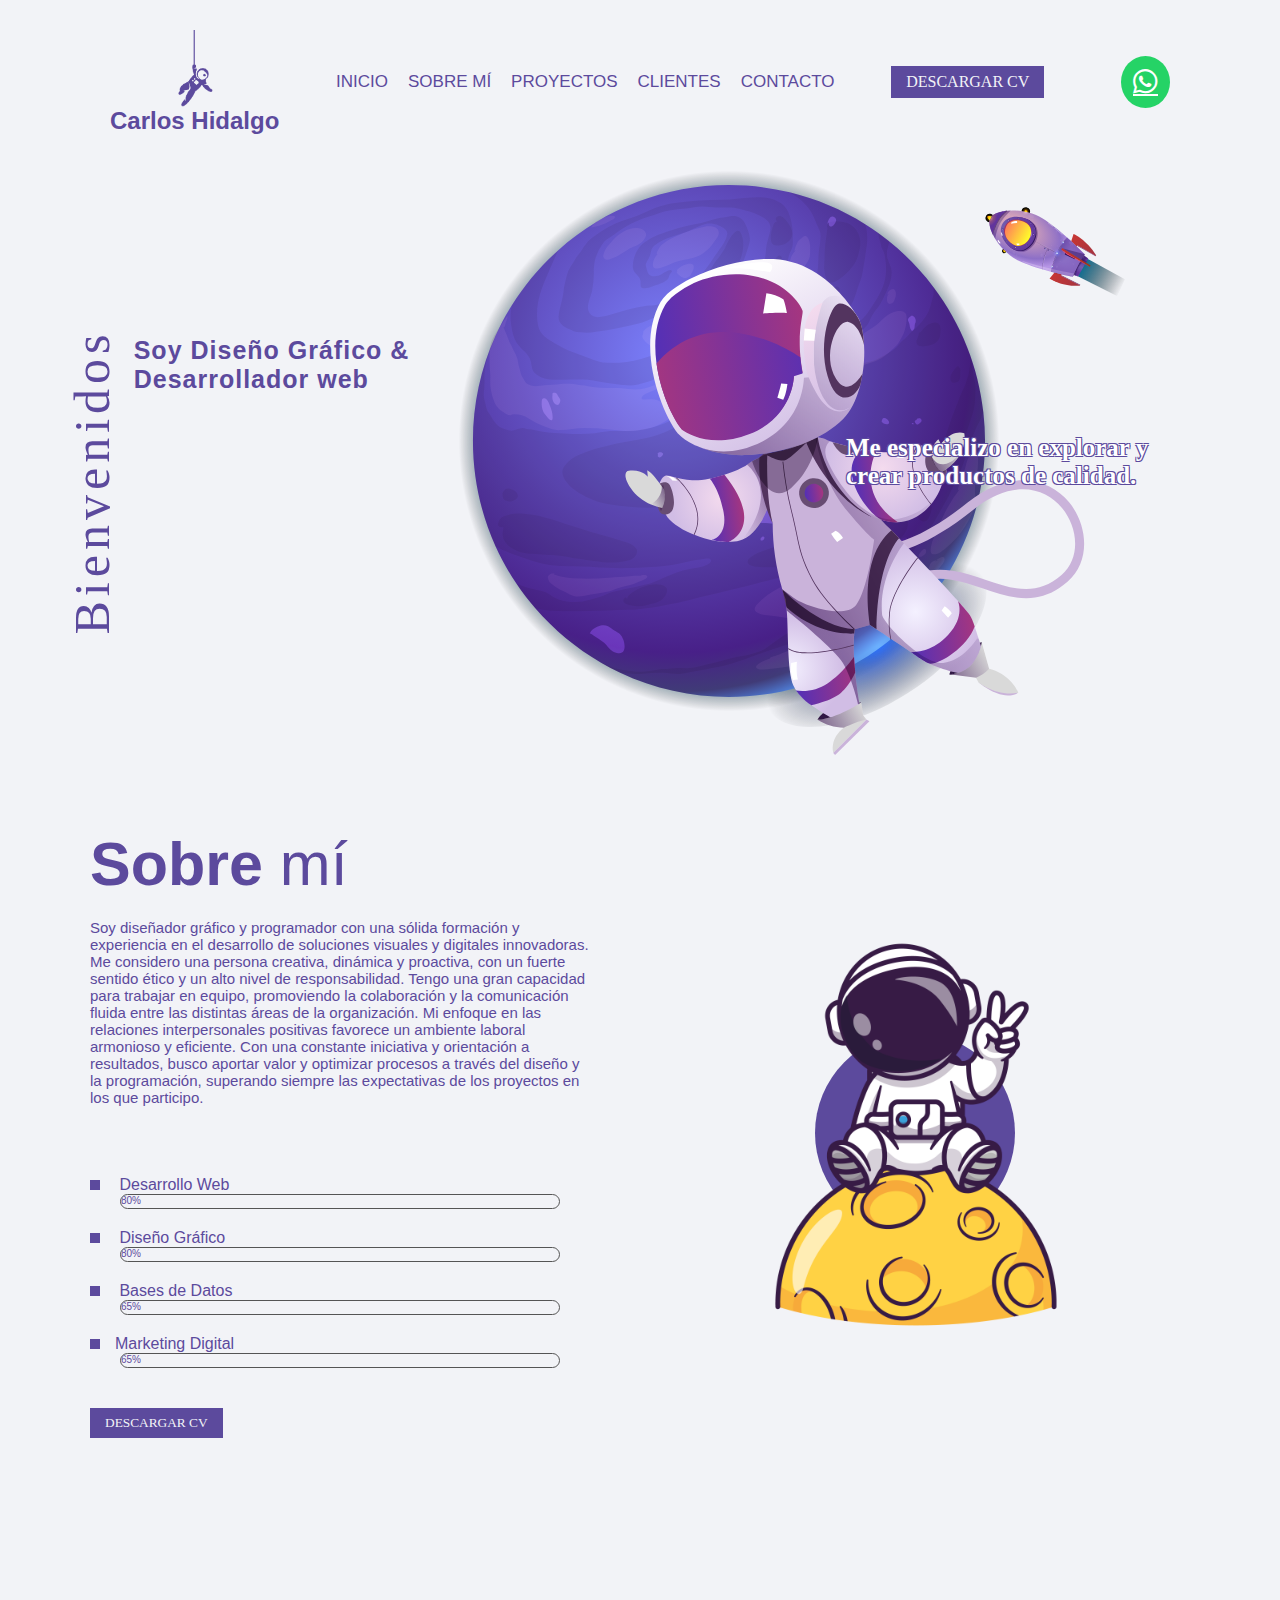
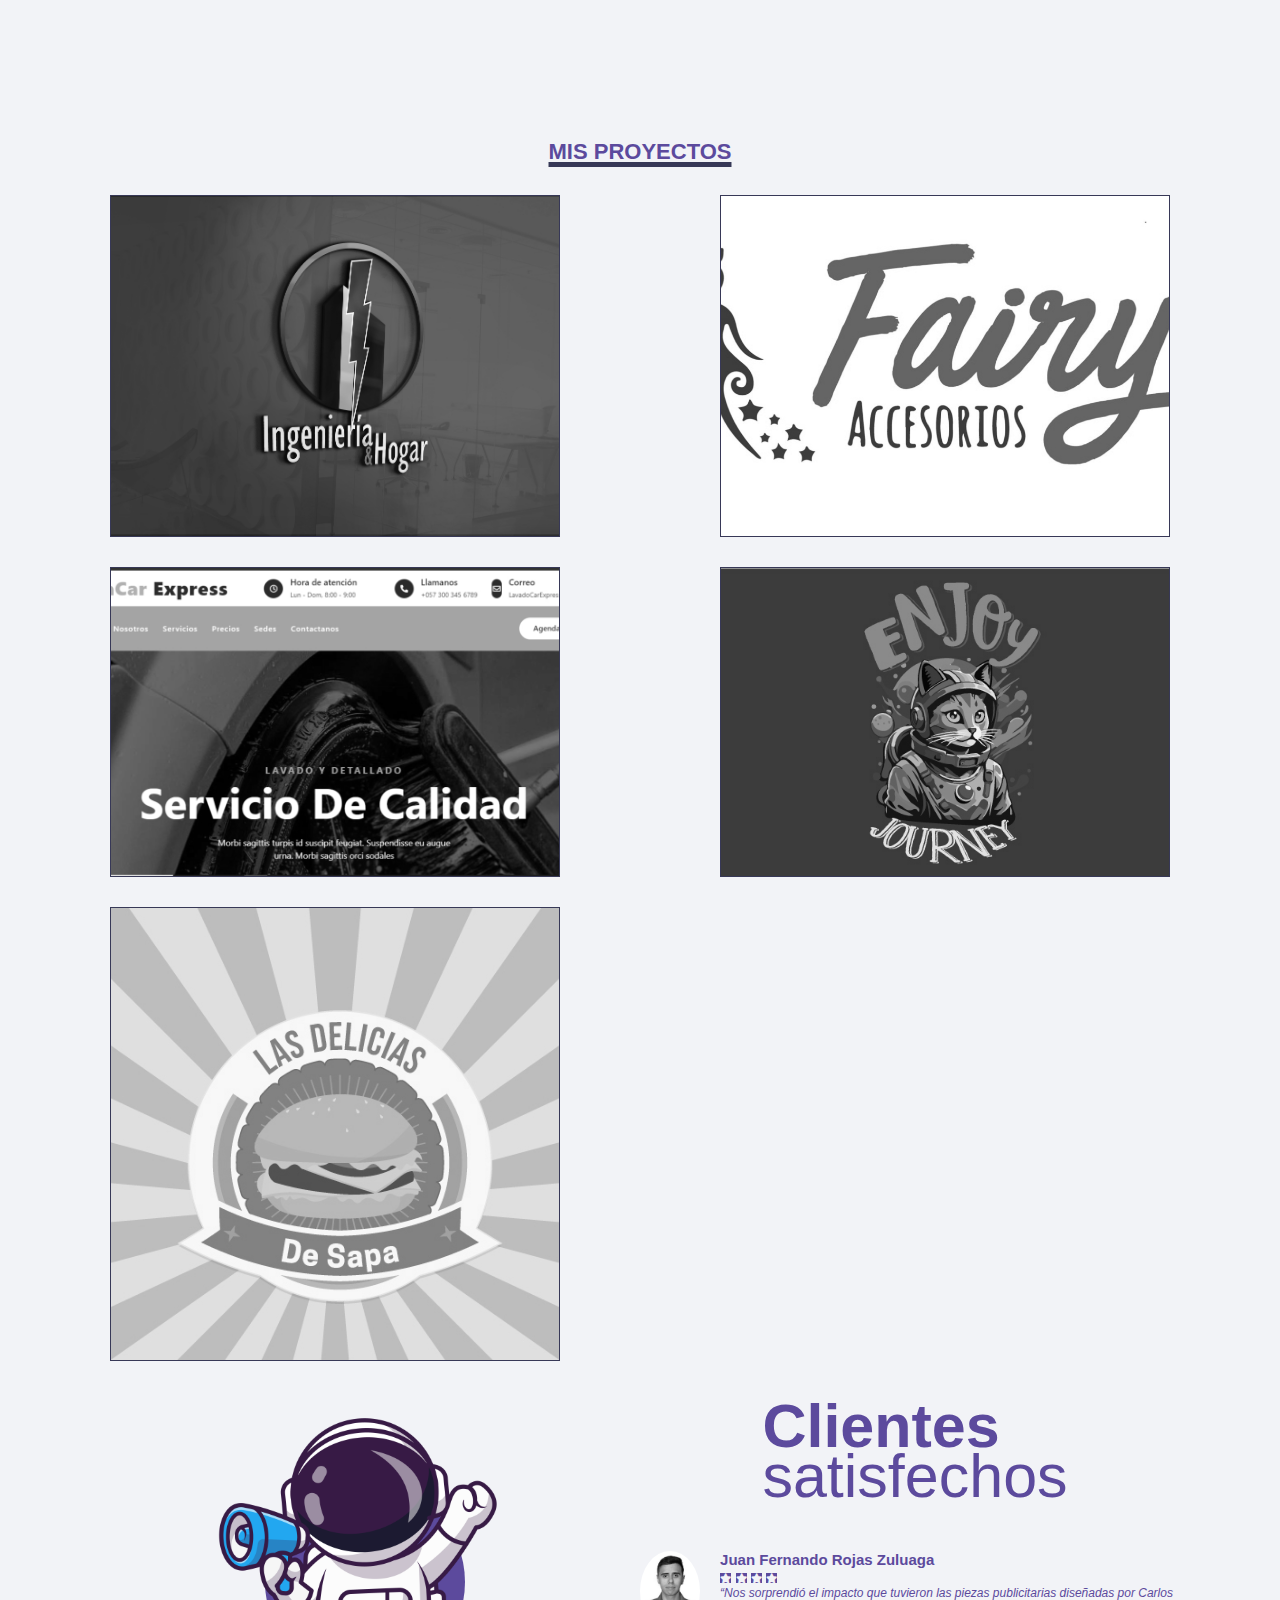
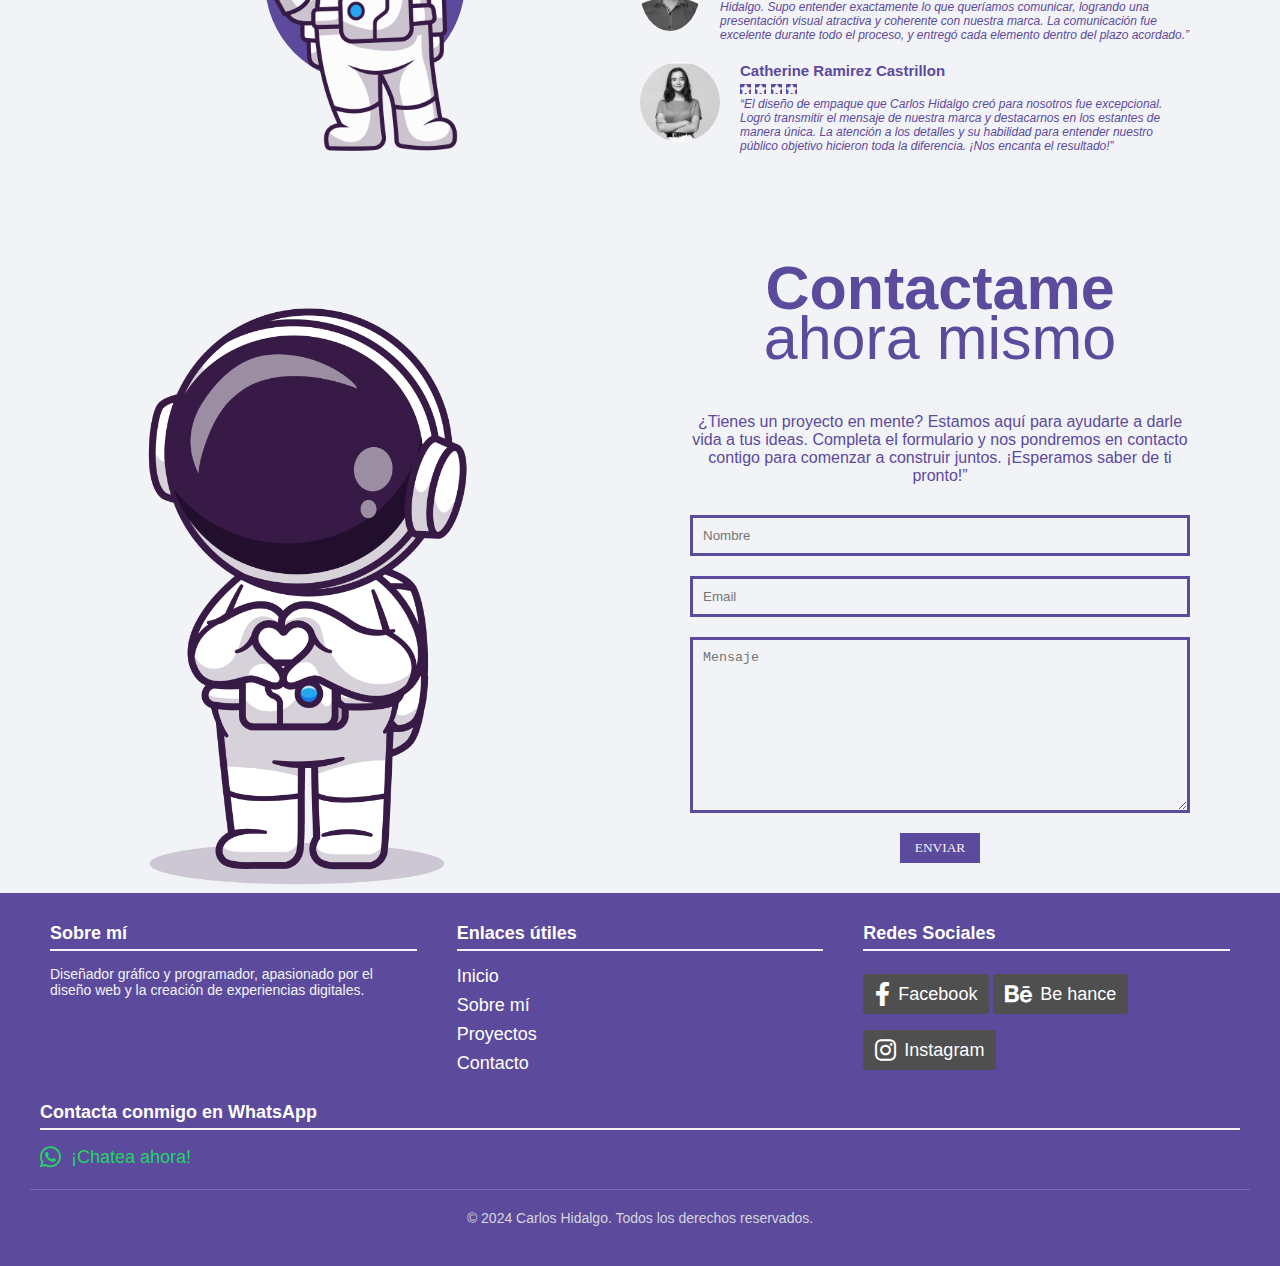
<file: Index.html>
<!DOCTYPE html>
<html lang="es">

<head>
    <meta charset="UTF-8">
    <meta name="viewport" content="width=device-width, initial-scale=1.0">
    <link rel="stylesheet" href="https://cdnjs.cloudflare.com/ajax/libs/font-awesome/6.4.2/css/all.min.css"
        integrity="sha512-z3gLpd7yknf1YoNbCzqRKc4qyor8gaKU1qmn+CShxbuBusANI9QpRohGBreCFkKxLhei6S9CQXFEbbKuqLg0DA=="
        crossorigin="anonymous" referrerpolicy="no-referrer" />
    <link rel="stylesheet" href="estilo.css">
    <link rel="stylesheet" href="https://cdnjs.cloudflare.com/ajax/libs/animate.css/4.1.1/animate.min.css" />
    <link rel="stylesheet" href="https://cdnjs.cloudflare.com/ajax/libs/font-awesome/6.0.0-beta3/css/all.min.css">
    <title>Portafolio</title>
</head>

<body>
    <!-- encabezado -->
  
    <header>
        <!-- Contenedor para logo y nombre -->
        <div class="logo-container">
            <a href="#inicio">
                <img src="img/logo.png" class="logo" alt="Logo de Carlos Hidalgo">
            </a>
            <h1>Carlos Hidalgo</h1>
        </div>
    
        <!-- Menú de navegación -->
        <nav id="nav">
            <ul>
                <li><a href="#inicio" onclick="abrirCerrarMenu()">Inicio</a></li>
                <li><a href="#sobremi" onclick="abrirCerrarMenu()">Sobre mí</a></li>
                <li><a href="#portfolio" onclick="abrirCerrarMenu()">Proyectos</a></li>
                <li><a href="#clientes" onclick="abrirCerrarMenu()">Clientes</a></li>
                <li><a href="#contacto" onclick="abrirCerrarMenu()">Contacto</a></li>
            </ul>
        </nav>
    
        <!-- Botón para descargar CV -->
        <a href="PDF/hoja de vida Carlos Hidalgo.pdf" download>
            <button class="btn-primary">Descargar CV</button>
        </a>
    
        <!-- Icono de WhatsApp -->
        <a href="https://wa.me/3105052637?text=¡Hola,%20me%20interesa%20contactarte!" target="_blank" class="whatsapp-icon">
            <i class="fab fa-whatsapp"></i>
        </a>
    </header>
    <!-- sección inicio -->
    <section id="inicio">
        <div class="contenido">
            <div class="fila">
                <div class="col">
                    <div class="ui">


                        <span class="circulo"></span>

                    </div>
                    <div class="info">
                        <h2>Soy Diseño Gráfico & <br> Desarrollador web</h2>
                    </div>
                    <div class="vertical txt">
                        Bienvenidos
                    </div>
                </div>
                <div class="col">
                    <div class="circulo-principal anim1"></div>
                    <img src="img/header-img.svg" alt="" class="anim2">
                </div>
                <div class="col derecha">
                    <h3>Me especializo en explorar y crear productos de calidad.</h3>



                </div>
            </div>
        </div>
    </section>

    <!-- sección sobre mi -->
    <section id="sobremi">
        <div class="contenido">
            <div class="fila">
                <div class="col">
                    <h2 class="titulo-seccion">Sobre <span class="resaltado">mí</span></h2>
                    <p>Soy diseñador gráfico y programador con una sólida formación y experiencia en el desarrollo de
                        soluciones visuales y digitales innovadoras. Me considero una persona creativa, dinámica y
                        proactiva, con un fuerte sentido ético y un alto nivel de responsabilidad. Tengo una gran
                        capacidad para trabajar en equipo, promoviendo la colaboración y la comunicación fluida entre
                        las distintas áreas de la organización. Mi enfoque en las relaciones interpersonales positivas
                        favorece un ambiente laboral armonioso y eficiente. Con una constante iniciativa y orientación a
                        resultados, busco aportar valor y optimizar procesos a través del diseño y la programación,
                        superando siempre las expectativas de los proyectos en los que participo.

                    </p>

                    <div class="skills">
                        <p> <span class="punto"></span> Desarrollo Web</p>
                        <div class="barra-skill">
                            <div class="progreso" id="dw">
                                <span>80%</span>
                            </div>
                        </div>

                        <p> <span class="punto"></span> Diseño Gráfico</p>
                        <div class="barra-skill">
                            <div class="progreso" id="dg">
                                <span>80%</span>
                            </div>
                        </div>

                        <p> <span class="punto"></span> Bases de Datos</p>
                        <div class="barra-skill">
                            <div class="progreso" id="bd">
                                <span>65%</span>
                            </div>
                        </div>

                        <p> <span class="punto"></span>Marketing Digital</p>
                        <div class="barra-skill">
                            <div class="progreso" id="md">
                                <span>65%</span>
                            </div>
                        </div>
                    </div>

                    <a href="PDF/hoja de vida Carlos Hidalgo.pdf" download>
                        <button class="btn-primary">Descargar CV</button>
                    </a>
                </div>
                <div class="col">
                    <div class="circulo-principal"></div>
                    <img src="img/autronauta2.png" alt="">
                </div>
            </div>
        </div>
    </section>

    <!-- SECCION PORTAFOLIO -->
    <section id="portfolio">
        <h2 class="titulo-seccion">Mis proyectos</h2>

        <div class="fila">
            <div class="proyecto">
                <div class="overlay"></div>
                <a href="proyecto1.html" target="_blank">
                    <img src="img/proyecto1.jpg" alt="Ingeniería & Hogar">
                </a>
                <div class="info">
                    <h4>Ingeniería & Hogar</h4>
                    <p>Diseño web & Publicitario</p>
                </div>
            </div>

            <div class="proyecto">
                <div class="overlay"></div>
                <a href="proyecto2.html" target="_blank">
                    <img src="img/proyecto2.jpg" alt="FairyAccesorios">
                </a>
                <div class="info">
                    <h4>FairyAccesorios</h4>
                    <p>Diseño publicitario</p>
                </div>
            </div>
        </div>

        <div class="fila">
            <div class="proyecto">
                <div class="overlay"></div>
                <a href="proyecto3.html" target="_blank">
                    <img src="img/proyecto3.jpg" alt="LavaCarExpress">
                </a>
                <div class="info">
                    <h4>LavaCarExpress</h4>
                    <p>Diseño Web</p>
                </div>
            </div>

            <div class="proyecto">
                <div class="overlay"></div>
                <a href="proyecto4.html" target="_blank">
                    <img src="img/proyecto4.jpg" alt="Ilustraciones">
                </a>
                <div class="info">
                    <h4>Ilustraciones</h4>
                    <p>Diseños para Estampados</p>
                </div>
            </div>
        </div>

        <!-- Nueva fila para el último proyecto -->
        <div class="fila">
            <div class="proyecto">
                <div class="overlay"></div>
                <a href="proyecto5.html" target="_blank">
                    <img src="img/proyecto5.jpg" alt="Comidas Rápidas - Las delicias de Sapa">
                </a>
                <div class="info">
                    <h4>Comidas Rápidas - Las delicias de Sapa</h4>
                    <p>Diseños digitales</p>
                </div>
            </div>
        </div>
    </section>





    </section>

    <!-- numeros 
    <section id="numeros">
        <div class="contenido">
            <div class="fila">
                <div class="col">
                    <span class="mas">+</span>
                    <div class="num" id="contProyectos">0</div>
                    <div class="texto">
                        <strong>PROYECTOS</strong> <br>TERMINADOS
                    </div>
                </div>
                <div class="col">
                    <span class="mas">+</span>
                    <div class="num" id="contClientes">0</div>
                    <div class="texto">
                        <strong>CLIENTES</strong> <br>SATISFECHOS
                    </div>
                </div>
                <div class="col">
                    <span class="mas">+</span>
                    <div class="num" id="contCursos">0</div>
                    <div class="texto">
                        CURSOS <br> <strong>EN LINEA</strong>
                    </div>
                </div>
            </div>
        </div>
    </section>-->

    <!-- sección historias -->
    <section id="clientes">
        <div class="contenido">
            <div class="fila">
                <div class="col">
                    <div class="circulo-principal"></div>
                    <img src="img/autronauta3.png" alt="">
                </div>
                <div class="col col-historia">
                    <h2 class="titulo-seccion">Clientes <br> <span class="resaltado subir"> satisfechos</span></h2>
                    <div class="cliente">
                        <img src="img/cliente1.jpg" alt="">
                        <div class="info-cliente">
                            <h3>Juan Fernando Rojas Zuluaga</h3>
                            <div class="estrellas">
                                <i class="fa-solid fa-star relleno"></i>
                                <i class="fa-solid fa-star relleno"></i>
                                <i class="fa-solid fa-star relleno"></i>
                                <i class="fa-solid fa-star relleno"></i>
                                <i class="fa-solid fa-star"></i>
                                <p> “Nos sorprendió el impacto que tuvieron las piezas publicitarias diseñadas por
                                    Carlos Hidalgo. Supo entender exactamente lo que queríamos comunicar, logrando una
                                    presentación visual atractiva y coherente con nuestra marca. La comunicación fue
                                    excelente durante todo el proceso, y entregó cada elemento dentro del plazo
                                    acordado.”</p>
                            </div>
                        </div>
                    </div>
                    <div class="cliente">
                        <img src="img/cliente2.jpg" alt="">
                        <div class="info-cliente">
                            <h3>Catherine Ramirez Castrillon</h3>
                            <div class="estrellas">
                                <i class="fa-solid fa-star relleno"></i>
                                <i class="fa-solid fa-star relleno"></i>
                                <i class="fa-solid fa-star relleno"></i>
                                <i class="fa-solid fa-star relleno"></i>
                                <i class="fa-solid fa-star"></i>
                                <p> “El diseño de empaque que Carlos Hidalgo creó para nosotros fue excepcional. Logró
                                    transmitir el mensaje de nuestra marca y destacarnos en los estantes de manera
                                    única. La atención a los detalles y su habilidad para entender nuestro público
                                    objetivo hicieron toda la diferencia. ¡Nos encanta el resultado!”</p>
                            </div>
                        </div>
                    </div>

                </div>
            </div>
        </div>
    </section>

    <!-- sección subscripción -->
    <section id="contacto">
        <img src="img/autronauta4.png" class="img-subs">
        <div class="contenido">
            <form action="">
                <h2 class="titulo-seccion">Contactame <br> <span class="resaltado subir"> ahora mismo</span></h2>
                <p>¿Tienes un proyecto en mente? Estamos aquí para ayudarte a darle vida a tus ideas. Completa el
                    formulario y nos pondremos en contacto contigo para comenzar a construir juntos. ¡Esperamos saber de
                    ti pronto!”</p>
                <input type="text" placeholder="Nombre">
                <input type="text" placeholder="Email">
                <textarea name="" id="" cols="30" rows="10" placeholder="Mensaje"></textarea>
                <button class="btn-primary">Enviar</button>
            </form>
        </div>
    </section>

    <!-- footer -->
    <footer>
        <div class="footer-container">
            <div class="footer-section">
                <h3>Sobre mí</h3>
                <p>Diseñador gráfico y programador, apasionado por el diseño web y la creación de experiencias
                    digitales.</p>
            </div>

            <div class="footer-section">
                <h3>Enlaces útiles</h3>
                <ul>
                    <li><a href="#inicio">Inicio</a></li>
                    <li><a href="#sobremi">Sobre mí</a></li>
                    <li><a href="#portfolio">Proyectos</a></li>
                    <li><a href="#contacto">Contacto</a></li>
                </ul>
            </div>

            <div class="footer-section">
                <h3>Redes Sociales</h3>
                <ul class="social-links">
                    <li><a href="https://www.facebook.com/carlos.hidalgo.92560?locale=es_LA" target="_blank"><i class="fab fa-facebook-f"></i> Facebook</a>
                    </li>
                    <li><a href="https://www.behance.net/carloshidalgo24" target="_blank"><i class="fa-brands fa-behance"></i>Be hance</a>
                    </li>
                    <li><a href="https://www.instagram.com/karlos.hidalgo/" target="_blank"><i class="fab fa-instagram"></i> Instagram</a>
                    </li>
                    
                </ul>
            </div>
        </div>
        <!-- Icono de WhatsApp -->
        <div class="footer-section">
            <h3>Contacta conmigo en WhatsApp</h3>
            <a href="https://wa.me/3105052637" target="_blank">
                <i class="fab fa-whatsapp"></i> ¡Chatea ahora!
            </a>
        </div>
        <div class="footer-bottom">
            &copy; 2024 Carlos Hidalgo. Todos los derechos reservados.
        </div>
    </footer>

    <script src="script.js"></script>

</body>

</html>
</file>
<file: estilo.css>
/* Restablecer márgenes y padding */
* {
    margin: 0;
    padding: 0;
    box-sizing: border-box;
}

html {
    scroll-behavior: smooth; /* Habilitar desplazamiento suave */
}

body {
    background-color: rgb(242, 243, 247); /* Fondo claro */
    color: rgb(92, 74, 157); /* Color de texto */
    font-family: 'Krub', sans-serif; /* Fuente principal */
}

/* Estilo para el encabezado */
header {
    max-width: 1100px;
    margin: 0 auto; /* Centra el encabezado */
    display: flex;
    justify-content: space-between;
    align-items: center;
    padding: 30px 20px;
    font-family: 'Oswald', sans-serif; /* Fuente específica para el encabezado */
}

/* Contenedor del logo y el nombre */
header .logo-container {
    display: flex;
    flex-direction: column;
    align-items: center;
    justify-content: flex-start; /* Alineado hacia arriba */
    position: relative; /* Asegura que los pseudo-elementos se posicionen respecto a este contenedor */
    height: 100%; /* Ocupar toda la altura disponible */
}

/* Estilo para el logo */
header .logo {
    width: 50px; /* Ajustar tamaño del logo */
    height: auto;
    display: block;
    color: rgb(92, 74, 157); /* Color morado */
    position: relative; /* Necesario para pseudo-elementos */
    margin-bottom: -5px; /* Reducir el espacio entre el logo y el título */
    padding-top: 0px; /* Elimino el padding superior, puedes ajustarlo según lo desees */
}

/* Línea debajo del logo */
header .logo::after {
    content: '';
    position: absolute;
    bottom: -5px; /* Coloca la línea justo debajo del logo */
    left: 0;
    width: 100%;
    height: 3px; /* Grosor de la línea */
    background-color: rgb(92, 74, 157); /* Línea morada */
}

/* Línea encima del logo (parece colgado) */
header .logo::before {
    content: '';
    position: absolute;
    top: -5px; /* Coloca la línea justo encima del logo */
    left: 0;
    width: 100%;
    height: 3px; /* Grosor de la línea */
    background-color: rgb(92, 74, 157); /* Línea morada */
}

/* Estilo del título principal */
header h1 {
    font-size: 24px;
    font-weight: bold;
    color: rgb(92, 74, 157); /* Color morado para el nombre */
    text-align: center;
    margin-top: 5px; /* Reducir espacio entre el logo y el título */
}

/* Menú de navegación */
header nav ul {
    display: flex;
    list-style: none;
    gap: 20px;
}

header nav ul li {
    padding: 10px 0;
}

header nav ul li a {
    text-decoration: none;
    font-size: 17px;
    color: rgb(92, 74, 157);
    text-transform: uppercase;
    font-weight: 500;
}

header nav ul li:hover {
    border-bottom: 3px solid rgb(92, 74, 157); /* Subraya al pasar el ratón */
}

/* Estilo de los botones */
header button {
    border: 2px solid rgb(92, 74, 157);
    background-color: white;
    color: rgb(92, 74, 157);
    padding: 10px 20px;
    text-transform: uppercase;
    cursor: pointer;
    transition: background-color 0.3s ease, color 0.3s ease;
    font-size: 16px;
}

/* Efecto hover para el botón */
header button:hover {
    background-color: rgb(92, 74, 157);
    color: white; /* Cambio de color del texto */
}

/* Estilo para el icono de WhatsApp */
.whatsapp-icon {
    font-size: 30px;
    color: white;
    background-color: #25D366; /* Verde de WhatsApp */
    padding: 12px;
    border-radius: 50%;
    display: flex;
    justify-content: center;
    align-items: center;
    transition: background-color 0.3s ease;
    margin-left: 20px; /* Espaciado entre el botón y el logo */
}

/* Efecto hover para el icono de WhatsApp */
.whatsapp-icon:hover {
    background-color: #128C7E; /* Verde oscuro */
}

/* Ícono de WhatsApp más pequeño si es necesario */
.whatsapp-icon i {
    font-size: 28px;
}

/* Media Queries para pantallas pequeñas */

/* Pantallas de tamaño tablet (max-width: 768px) */
@media (max-width: 768px) {
    header {
        flex-direction: column; /* Cambio de dirección a columna */
        align-items: center; /* Alinea los elementos en el centro */
        padding: 20px 10px; /* Reduce el padding para más espacio */
    }

    header .logo-container {
        margin-bottom: 20px; /* Agrega más espacio entre el logo y el nombre */
    }

    header h1 {
        font-size: 20px; /* Reducir el tamaño del nombre */
    }

    header nav ul {
        flex-direction: column; /* Los enlaces de navegación estarán en columna */
        align-items: center; /* Centra los enlaces */
    }

    header nav ul li {
        margin: 10px 0; /* Espaciado entre los enlaces */
    }

    header button {
        padding: 8px 15px; /* Reducir el tamaño del botón */
        font-size: 14px; /* Reducir tamaño del texto del botón */
    }

    .whatsapp-icon {
        font-size: 28px; /* Reducir el tamaño del ícono */
    }
}

/* Pantallas de tamaño móvil (max-width: 480px) */
@media (max-width: 480px) {
    header {
        padding: 10px 5px; /* Reduce el padding en pantallas más pequeñas */
    }

    header h1 {
        font-size: 18px; /* Reducir aún más el tamaño del nombre */
    }

    header .logo {
        width: 40px; /* Reducir el tamaño del logo */
    }

    header .logo-container {
        margin-bottom: 10px; /* Ajusta el margen entre el logo y el título */
    }

    header nav ul {
        flex-direction: column; /* Los enlaces siguen en columna */
    }

    header nav ul li {
        margin: 8px 0; /* Ajustar margen entre los enlaces */
    }

    header button {
        padding: 6px 12px; /* Reducir el tamaño del botón */
        font-size: 12px; /* Reducir tamaño del texto del botón */
    }

    .whatsapp-icon {
        font-size: 26px; /* Reducir el tamaño del ícono */
        margin-left: 0; /* Eliminar margen izquierdo */
    }
}





/* sección inicio */
.contenido{
    max-width: 1100px;
    margin: auto;
}
#inicio .contenido .fila{
    display: flex;
}
#inicio .contenido .fila .col{
    width: 33%;
    position: relative;
}
#inicio .contenido .fila .ui{
    font-family: 'Krub';
    font-size: 132px;
    display: flex;
    align-items: baseline;
}


#inicio .contenido .fila .col .info{
    display: flex;
    justify-content: center;
    align-items: center;
    height: 400px;
}

#inicio .contenido .fila .col .info h2{
    width: fit-content;
    font-size: 25px;
    letter-spacing: 1px;
    
}
#inicio .contenido .fila .col .txt{
    font-family: 'Krub';
    font-weight: normal;
    font-size: 50px;
    text-align: justify;
    line-height: 1.5;
    margin-top: 10px; /* Reduce o elimina el espacio superior */
}   
.vertical{
    top: 50%;
    left: -20%;
    position: absolute;
    transform: scale(-1) translate(-50%, 50%);
    writing-mode: vertical-lr;
    letter-spacing: 5px;
    line-height: 1.5; /* Espaciado entre líneas para que el texto esté más alineado */
    text-align: center; /* Alinear texto al centro */
}
.circulo-principal{
    position: absolute;
    width: 200px;
    height: 200px;
    background-color: rgb(92, 74, 157);
    border-radius: 50%;
    top: 50%;
    left: 50%;
    transform: translate(-50%,-50%);
    z-index: -2;
}
#inicio .contenido .fila .col img{
    display: block;
}
#inicio .contenido .fila .derecha{
    display: flex;
    flex-direction: column;
    justify-content: center;
    padding-left: 30px;
    font-family: 'Krub';
}
#inicio .contenido .fila .derecha h3{
    font-size: 25px;
    margin-bottom: 20px;
    color: #fff;
    text-shadow: 
        1px 1px 0  rgb(92, 74, 157),  /* Sombra abajo derecha */
        -1px -1px 0  rgb(92, 74, 157), /* Sombra arriba izquierda */
        -1px 1px 0  rgb(92, 74, 157),  /* Sombra abajo izquierda */
        1px -1px 0  rgb(92, 74, 157);  /* Sombra arriba derecha */
   
}
#inicio .contenido .fila .derecha p{
    font-size: 14px;
    margin-bottom: 20px;
}

.btn-primary{
    display: inline-block;
    width: fit-content;
    background-color: rgb(92, 74, 157);
    border: none;
    cursor: pointer;
    color:rgb(242, 243,247);
    padding: 7px 15px;
    text-transform: uppercase;
    font-family: 'Oswald';
    transition: .3s;
}
.btn-primary:hover{
    background-color: #000;
}
.btn-secondary{
    display: inline-block;
    background-color: transparent;
    border: none;
    cursor: pointer;
    color: rgb(92, 74, 157);
    padding: 7px 15px;
    text-transform: uppercase;
    font-family: 'Oswald';
}


/* sección sobre mi */
#sobremi{
    padding: 50px 10px;
    height: 90vh;
}
#sobremi .contenido .fila{
    display: flex;
    align-items: center;
}
#sobremi .contenido .fila .col{
    width: 50%;
    display: flex;
    flex-direction: column;
    justify-content: center;
    position: relative;
}
.titulo-seccion{
    font-size: 61px;
    margin-bottom: 20px;
}
.resaltado{
    color: rgb(92, 74, 157);
    font-weight: normal;
}
#sobremi .contenido .fila .col > p{
    font-size: 15px;
    width: 500px;
    margin-bottom: 50px;
   
}
#sobremi .contenido .fila .col .skills{
    margin: 20px 0;
}
#sobremi .contenido .fila .col .skills p{
    margin-right: 40px;
}
#sobremi .contenido .fila .col .punto {
    width: 10px;
    height: 10px;
    background-color: rgb(92, 74, 157);
    display: inline-block;
    margin-right: 15px;
}
#sobremi .contenido .fila .col .barra-skill{
    width: 80%;
    height: 15px;
    border: 1px solid #555555;
    border-radius: 20px;
    overflow: hidden;
    margin-left: 30px;
    position: relative;
    margin-bottom: 20px;
}
#sobremi .contenido .fila .col .barra-skill span{
    display: inline-block;
    font-size: 10px;
    position: relative;
    text-align: center;
    bottom: 5px;
    width: 100%;
}
.progreso{
    background-color: rgb(92, 74, 157);
    width: 0;
}
/* animaciones */
.dw{
    width: 0%;
    animation: dw 1.5s forwards;
}
@keyframes dw{
    0%{
        width: 0%;
    }
    100%{
        width: 95%;
    }
}
/* animación diseño grafico */
.dg{
    width: 0%;
    animation: dg 1.5s forwards;
}
@keyframes dg{
    0%{
        width: 0%;
    }
    100%{
        width: 90%;
    }
}
/* animación base de datos */
.bd{
    width: 0%;
    animation: bd 1.5s forwards;
}
@keyframes bd{
    0%{
        width: 0%;
    }
    100%{
        width: 85%;
    }
}
/* animación marketing digital */
.md{
    width: 0%;
    animation: md 1.5s forwards;
}
@keyframes md{
    0%{
        width: 0%;
    }
    100%{
        width: 70%;
    }
}
#sobremi .contenido .fila .col img{
    display: block;
    max-width: 400px;
    margin: auto;
}

/* sección proyectos */
 /* seccion P O R T F O L I O */
        /* *********************/
        
        #portfolio {
            max-width: 1100px;
            padding: 100px 0;
            padding: 50px 10px;
        
            margin: auto;
        }
        
        #portfolio .titulo-seccion {
            text-align: center;
            font-size: 22px;
            text-transform: uppercase;
            color: rgb(92, 74, 157);
            text-decoration: underline;
            text-decoration-color: rgb(55, 56, 87);
            text-decoration-thickness: 5px;
            margin-top: 100px;  /* Agrega espacio por encima del título */
        }
        
        #portfolio .fila {
            display: flex;
            justify-content: space-between;
            margin: 30px 0;
        }
        
        #portfolio .fila .proyecto {
            max-width: 450px;
            border: 1px solid rgb(55, 56, 87);
            margin: 0 10px;
            position: relative;
            overflow: hidden;
        }
        
        #portfolio .fila .proyecto img {
            width: 100%;
            height: 100%;
            filter: grayscale(1);
            object-fit: cover;
            transition: .5s;
        }
        
        #portfolio .fila .proyecto:hover img {
            filter: grayscale(0);
        }
        
        #portfolio .fila .proyecto .info {
            position: absolute;
            left: 0px;
            background-color: rgb(255, 255, 255);
            color: rgb(55, 56, 87);
            width: 100%;
            padding: 10px;
            opacity: 0;
            bottom: -40px;
            transition: .5s;
        }
        
        #portfolio .fila .proyecto:hover .info {
            opacity: 1;
            bottom: 0;
        }

/* sección clientes */
#clientes{
    padding: 50px 10px;
    margin-top: -100px
}
#clientes .contenido .fila{
    display: flex;
    justify-content: space-between;
}
#clientes .contenido .fila .col{
    width: 50%;
    position: relative;
    display: flex;
    justify-content: center;
    align-items: center;
    flex-direction: column;
}
#clientes .contenido .fila .col img{
    width: 350px;
}
.subir{
    width: 350px;
    position: relative;
    top: -20px;
}
#clientes .contenido .fila .col-historia .cliente{
    display: flex;
    margin-bottom: 20px;
}
#clientes .contenido .fila .col-historia .cliente img{
    width: 80px;
    height: 80px;
    border-radius: 50%;
    filter: grayscale();
    margin-right: 20px;
}
#clientes .contenido .fila .col-historia .cliente h3{
    font-size: 15px;
}
#clientes .contenido .fila .col-historia .cliente i{
    font-size: 10px;
    color: rgb(242, 243,247);
}
.relleno{
    background-color: rgb(92, 74, 157) !important;
}
#clientes .contenido .fila .col-historia .cliente p{
    font-size: 12px;
    font-style: italic;
}
/* sección contacto */
#contacto{
    
        padding: 30px 10px;  /* Ajusta el padding superior */
        position: relative;
        height: auto;
    
    
}
#contacto .contenido{
    display: flex;
    justify-content: end;
    text-align: center;
}
#contacto form{
    max-width: 500px;
    width: 100%;
}
#contacto form p{
    margin-bottom: 30px;
} 
#contacto form input,
#contacto form textarea {
    width: 100%;
    display: block;
    background-color: transparent;
    border: 3px solid  rgb(92, 74, 157);
    padding: 10px;
    display: block;
    margin-bottom: 20px;
    color: rgb(242, 243,247);
    outline: none;
}
#contacto .img-subs{
    position: absolute;
    left: 0;
    bottom: 0;
    max-width: 600px;
}
/* Estilo general del footer */
footer {
    background-color: rgb(92, 74, 157);
    color: rgb(242, 243, 247);
    padding: 20px 30px;
    font-size: 14px;
}

.footer-container {
    display: flex;
    flex-wrap: wrap;
    max-width: 1200px;
    margin: 0 auto;
    gap: 20px;
    justify-content: space-between;
}

/* Estilos de las secciones */
.footer-section {
    flex: 1;
    min-width: 200px;
    margin: 10px;
}

.footer-section h3 {
    border-bottom: 2px solid rgb(242, 243, 247);
    padding-bottom: 5px;
    margin-bottom: 15px;
    font-size: 18px;
    color: #ffffff;
}

/* Lista de enlaces */
.footer-section ul {
    list-style: none;
    padding: 0;
    margin: 0;
}

.footer-section ul li {
    margin: 8px 0;
}

.footer-section ul li a {
    text-decoration: none;
    color: rgb(255, 255, 255);
    transition: color 0.3s;
}

.footer-section ul li a:hover {
    color: #ffffff;
}

/* Redes sociales */
.social-links li {
    display: inline-block;
    margin-right: 10px;
}

.social-links li a {
    text-decoration: none;
    color: #ffffff;
    padding: 8px 12px;
    background-color: #504f4f;
    color: rgb(92, 74, 157);
    border-radius: 4px;
    transition: background-color 0.3s, color 0.3s;
    display: flex;
    align-items: center;
}

.social-links li a i {
    margin-right: 8px; /* Espacio entre icono y texto */
}

.social-links li a:hover {
    background-color: #1d1d1d;
    color: #ffffff;
}

/* Estilo de la parte inferior */
.footer-bottom {
    text-align: center;
    padding: 20px 0;
    border-top: 1px solid rgba(242, 243, 247, 0.2);
    font-size: 14px;
    color: #d4d7dd;
    margin-top: 20px;
}

/* Responsividad */
@media (max-width: 768px) {
    .footer-container {
        flex-direction: column;
        align-items: center;
        text-align: center;
    }
    
    .footer-section {
        margin: 10px 0;
    }
}

/* Responsive design */
@media screen and (max-width:920px){
    header nav{
        display: none;
    }
    header nav.responsive{
        display: block;
        position: absolute;
        right: 10px;
        top: 55px;
        background-color:#1d1d1d;
        border: 1px solid #555555;
        z-index: 10;
    }
    header nav.responsive ul{
        display: block;
        
    }
    #inicio .contenido .fila{
        display: block;
    }
    
    #inicio .contenido .fila .col{
        width: 100%;
        text-align: center;
    }
    #inicio .contenido .fila .col .txt{
        display: none;
    }
    #inicio .contenido .fila .col .ui{
        justify-content: center;
        font-size: 80px;
    }
    #inicio .contenido .fila .col .info{
        display: block;
        height: auto;
        text-align: center;
    }
    #inicio .contenido .fila .col .info h2{
        width: auto;
        margin: 30px 0;
        font-size: 30px;
    }
    #inicio .contenido .fila .col img{
        margin: auto;
        width: 150px;
    }
    #inicio .contenido .fila .derecha{
        padding-left: 0;
    }
    .circulo-principal{
        width: 200px;
        height: 200px;
    }

    /* sección sobremi */
    #sobremi{
        height: auto;
    }
    #sobremi .contenido .fila{
        display: block;
    }
    #sobremi .contenido .fila .col{
        width: 100%;
    }
    #sobremi .contenido .fila .col img{
        display: none;
    }
    #sobremi .contenido .fila .col .circulo-principal{
        display: none;
    }
    #sobremi .contenido .fila .col .barra-skill{
        width: 90%;
    }
    
    #proyectos .contenido .fila{
        display: block;
    }
    #proyectos .contenido .fila .col{
        width: 90%;
        margin: 5px auto;
    }
    #clientes .contenido .fila .col .circulo-principal{
        display: none;
    }
    #clientes .contenido .fila .col > img{
        display: none;
    }
    #clientes .contenido .fila{
        display: block;
    }
    #clientes .contenido .fila .col{
       width: 100%;
       display: block;
    }
    
    #contacto{
        height: auto;
    }
    #contacto form{
        max-width: 100%;
    }
    #contacto img{
        display: none;
    }

    footer .contenido{
        display: block;
        text-align: center;
    }
    footer .contenido h3{
        width: 100%;
        border-bottom: none;
    }
    footer .contenido .col{
        width: 100%;
        margin-bottom: 25px;
    }
    footer .contenido .col3{
        width: 100%;
        text-align: center;
    }
    footer .contenido .titulo-footer{
        text-align: center;
    }
    footer .contenido .col ul{
        margin-top: 5px;
    }
    footer .contenido .redes{
        justify-content: center;
    }
}

@keyframes moveVertical {
    0% {
        transform: translateY(0);
    }
    50% {
        transform: translateY(20px); /* Ajusta la distancia del desplazamiento vertical según tus necesidades */
    }
    100% {
        transform: translateY(0);
    }
}

.anim2 {
    animation: moveVertical 3s infinite ease-in-out; /* Ajusta la duración y el tipo de animación según tus necesidades */
}
.img-subs{
    animation: moveVertical 3s infinite ease-in-out; /* Ajusta la duración y el tipo de animación según tus necesidades */
}

/* css slider */
.slider{
    height: 900px;
  
    margin-top: 50px;
    position: relative;
}
.slider .list .item{
    position: absolute;
    inset: 0 0 0 0;
    overflow: hidden;
    opacity: 0;
    transition: .5s;
}
.slider .list .item img{
    width: 100%;
    height: 100%;
    object-fit: contain; /* Asegura que la imagen completa sea visible */
    object-position: center; /* Centra la imagen en el contenedor */
    
}
.slider .list .item::after{
    content: '';
    width: 100%;
    height: 100%;
    position: absolute;
    left: 0;
    bottom: 0;
   
}
.slider .list .item .content{
    position: absolute;
    left: 10%;
    top: 20%;
    width: 500px;
    max-width: 80%;
    z-index: 1;
    color: #fff;
    text-shadow: 
        1px 1px 0  rgb(92, 74, 157),  /* Sombra abajo derecha */
        -1px -1px 0  rgb(92, 74, 157), /* Sombra arriba izquierda */
        -1px 1px 0  rgb(92, 74, 157),  /* Sombra abajo izquierda */
        1px -1px 0  rgb(92, 74, 157);  /* Sombra arriba derecha */
}
.slider .list .item .content p:nth-child(1){
    text-transform: uppercase;
    letter-spacing: 10px;
}
.slider .list .item .content h2{
    font-size: 50px;
    margin:  0;
    
}
.slider .list .item.active{
    opacity: 1;
    z-index: 10;
}
@keyframes showContent {
    to{
        transform: translateY(0);
        filter: blur(0);
        opacity: 1;
    }
}
.slider .list .item.active p:nth-child(1),
.slider .list .item.active h2,
.slider .list .item.active p:nth-child(3){
    transform: translateY(30px);
    filter: blur(20px);
    opacity: 0;
    animation: showContent .5s .7s ease-in-out 1 forwards;
}
.slider .list .item.active h2{
    animation-delay: 1s;
}
.slider .list .item.active p:nth-child(3){
    animation-duration: 1.3s;
}
.arrows{
    position: absolute;
    top: 30%;
    right: 50px;
    z-index: 100;
}
.arrows button{
    background-color: rgba(185, 185, 185, 0.333);
    border: none;
    font-family: monospace;
    width: 40px;
    height: 40px;
    border-radius: 5px;
    font-size: x-large;
    color:rgb(242, 243,247);
    transition: .5s;
}
.arrows button:hover{
    background-color: rgb(242, 243,247);
    color: black;
}
.thumbnail{
    position: absolute;
    bottom: 50px;
    z-index: 11;
    display: flex;
    gap: 10px;
    width: 100%;
    height: 250px;
    padding: 0 50px;
    box-sizing: border-box;
    overflow: auto;
    justify-content: center;
}
.thumbnail::-webkit-scrollbar{
    width: 0;
}
.thumbnail .item{
    width: 150px;
    height: 220px;
    filter: brightness(.5);
    transition: .5s;
    flex-shrink: 0;
}
.thumbnail .item img{
    width: 100%;
    height: 100%;
    object-fit: cover;
    border-radius: 10px;
}
.thumbnail .item.active{
    filter: brightness(1.5);
}
.thumbnail .item .content{
    position: absolute;
    inset: auto 10px 10px 10px;
}
@media screen and (max-width: 678px) {
    .thumbnail{
        justify-content: start;
    }
    .slider .list .item .content h2{
        font-size: 60px;
    }
    .arrows{
        top: 10%;
    }
}
.proyecto img {
    transition: transform 0.3s ease-in-out;
}

.proyecto:hover img {
    transform: scale(1.05);
}
/* Agregar animaciones a los elementos del carrusel */
.item {
    opacity: 0; /* Inicialmente oculto */
    transition: opacity 0.5s ease-in-out, transform 0.5s ease; /* Transición suave */
}

.item.active {
    opacity: 1; /* Hacer visible el elemento activo */
    transform: scale(1.05); /* Aumentar ligeramente el tamaño */
}

.content {
    opacity: 0;
    transform: translateY(20px); /* Desplazar hacia abajo inicialmente */
    transition: opacity 0.5s ease-in-out 0.2s, transform 0.5s ease-in-out 0.2s; /* Transición suave */
}

.item.active .content {
    opacity: 1; /* Hacer visible el contenido */
    transform: translateY(0); /* Volver a la posición original */
}

/* Animación de los botones del slider */
.arrows button {
    transition: background-color 0.3s ease;
}

.arrows button:hover {
    background-color: rgba(255, 255, 255, 0.1); /* Efecto de resalte al pasar el ratón */
}

/* Añadir animaciones a las miniaturas */
.thumbnail .item {
    opacity: 0.5; /* Miniaturas semi-transparentes inicialmente */
    transition: opacity 0.3s ease;
}

.thumbnail .item.active {
    opacity: 1; /* Hacer visible la miniatura activa */
}
footer a {
    text-decoration: none;
    color: #25D366; /* Color verde de WhatsApp */
    font-size: 18px;
    display: flex;
    align-items: center;
}

footer a i {
    margin-right: 10px;
    font-size: 24px;
}

footer a:hover {
    color: #128C7E; /* Color de hover (verde oscuro) */
}
</file>
